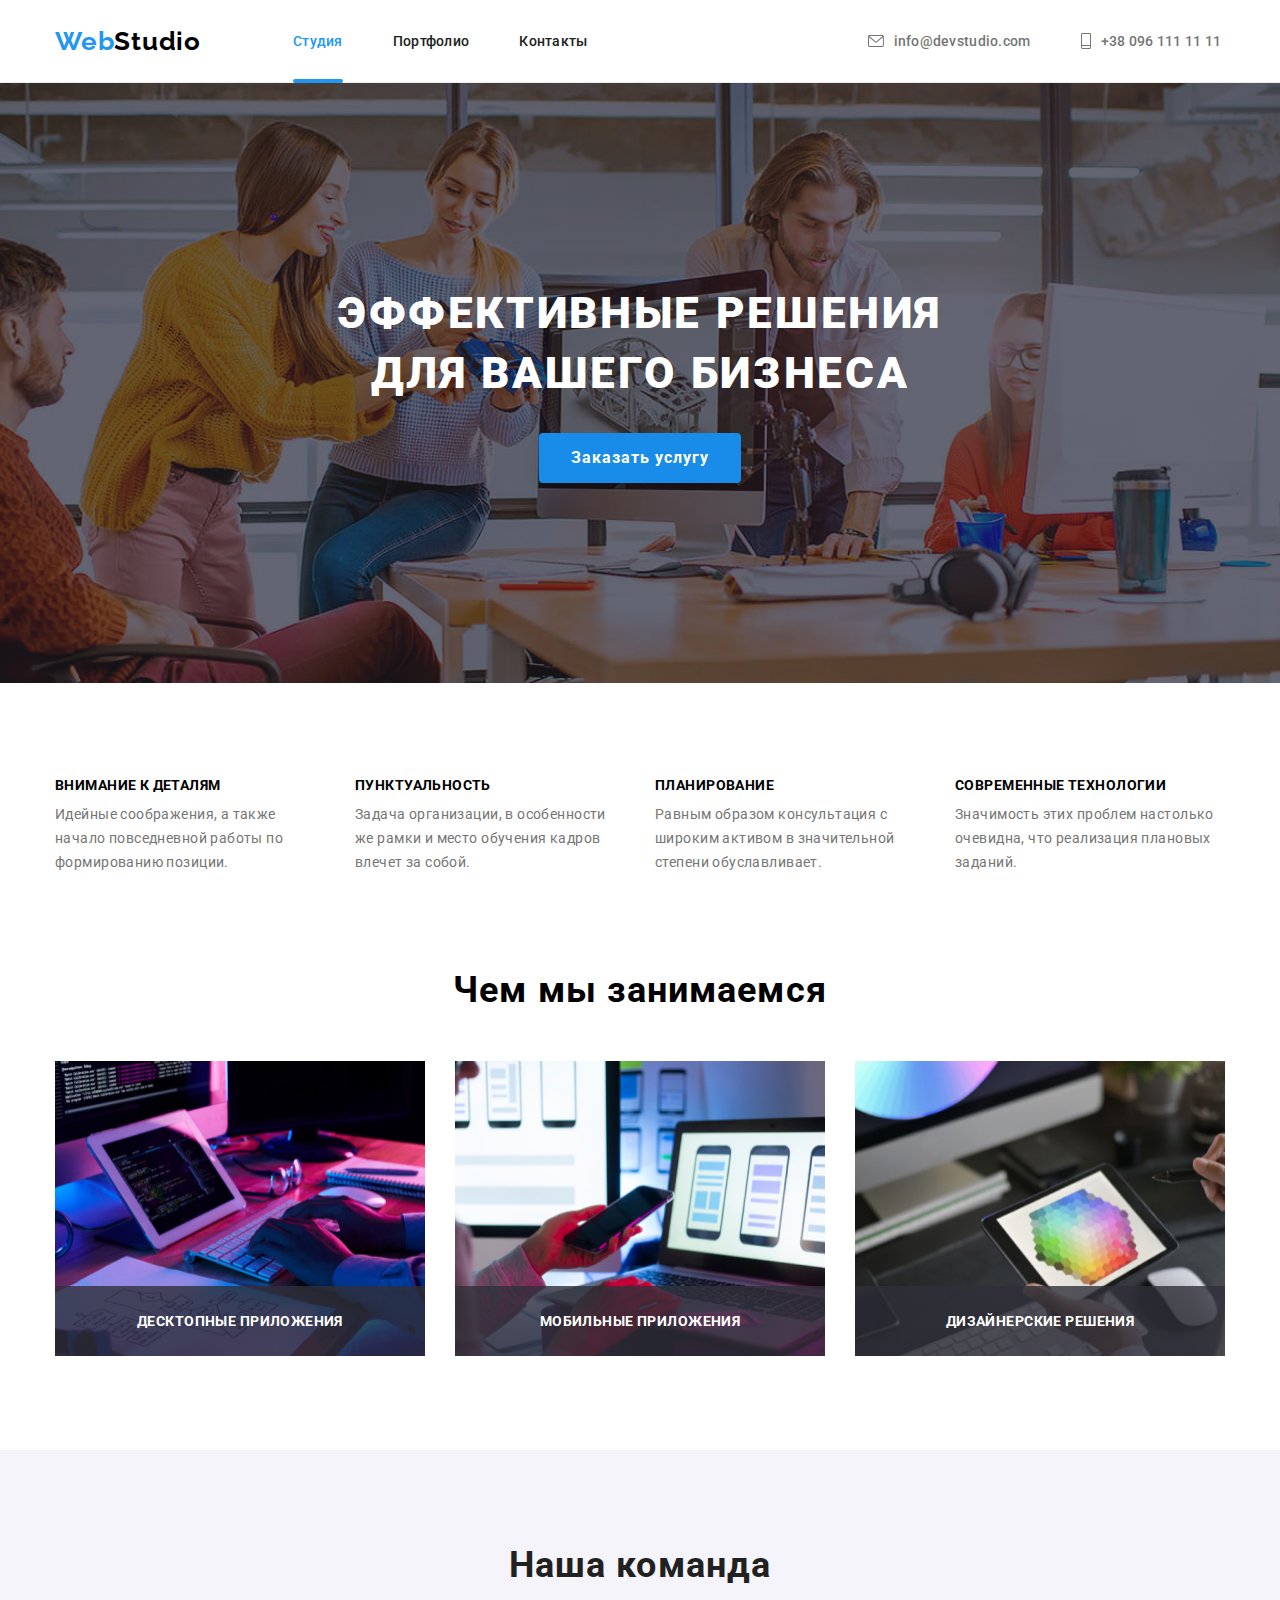
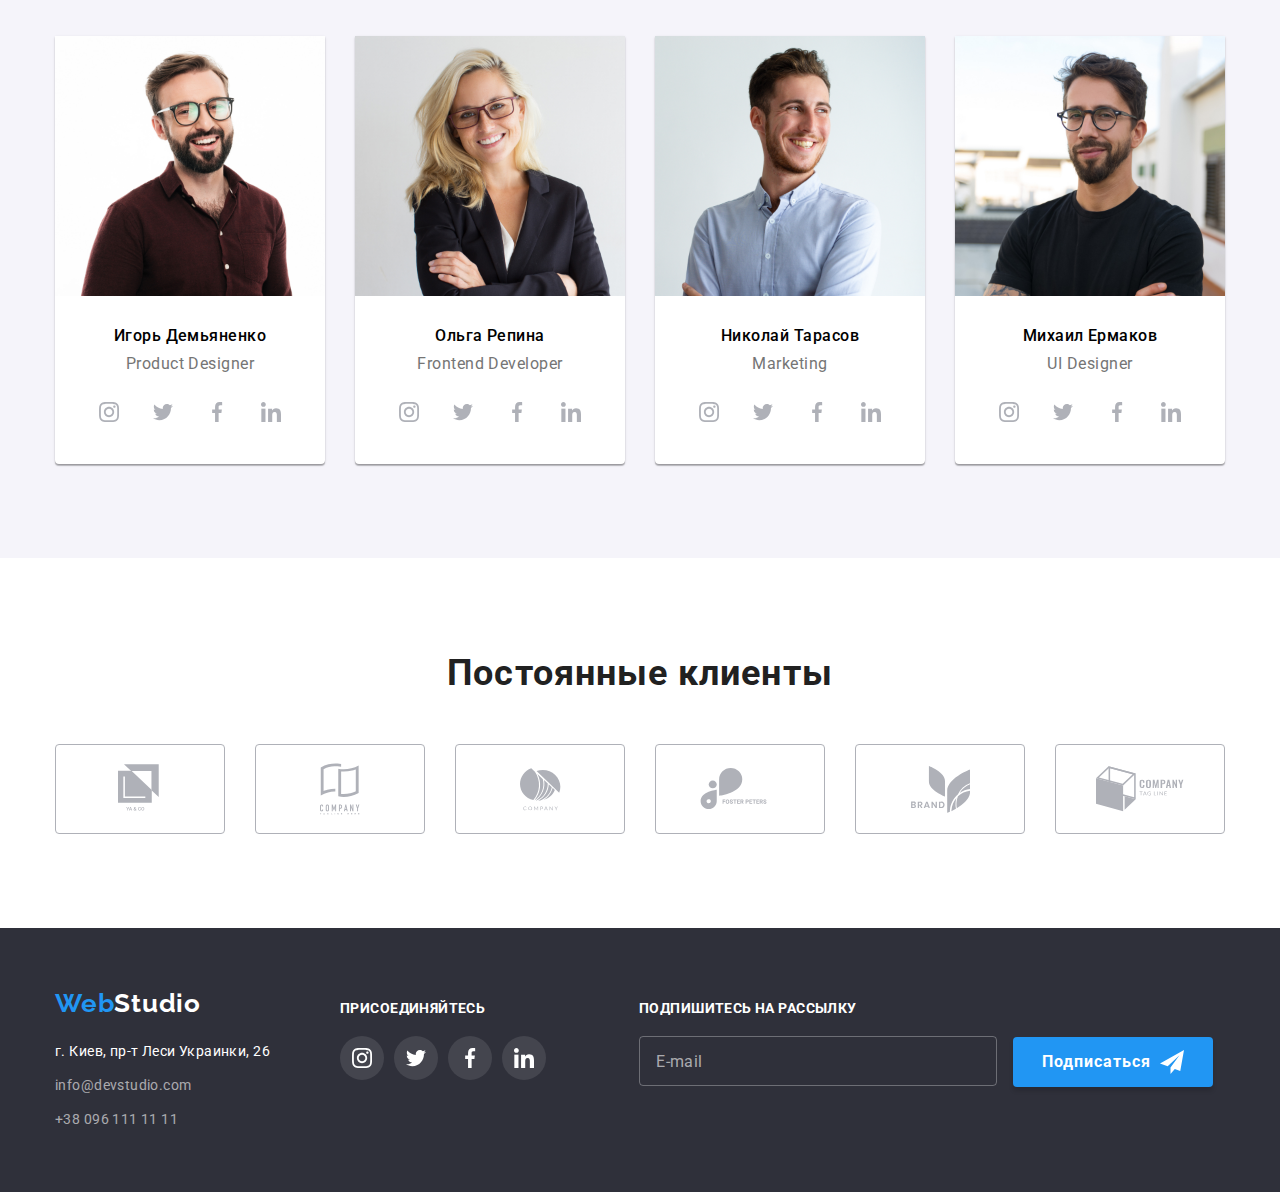
<file: index.html>
<!DOCTYPE html>
<html lang="ru">
  <head>
    <meta charset="UTF-8" />
    <meta name="viewport" content="width=device-width, initial-scale=1.0" />
    <title>WebStudio</title>
    <link rel="stylesheet" href="https://cdnjs.cloudflare.com/ajax/libs/modern-normalize/1.0.0/modern-normalize.css" />
    <link href="https://fonts.googleapis.com/css2?family=Raleway:wght@700&family=Roboto:wght@400;500;700;900&display=swap" rel="stylesheet" />
    <link rel="stylesheet" href="./css/main.min.css" />
  </head>

  <body>
    <!-- HEADER -->
    <header>
      <div class="container">
        <nav class="navigation">
          <a class="logo link" lang="en" href="./index.html"><span class="logo-one">Web</span><span class="logo-two">Studio</span></a>
          <ul class="navigation-list list">
            <li class="navigation-list-item">
              <a class="navigation-list-link now link" href="./index.html">Студия</a>
            </li>
            <li class="navigation-list-item">
              <a class="navigation-list-link link" href="./portfolio.html">Портфолио</a>
            </li>
            <li class="navigation-list-item">
              <a class="navigation-list-link link" href="">Контакты</a>
            </li>
          </ul>

          <address class="address">
            <ul class="address-list list">
              <li class="address-list-item">
                <a class="header-contact-link link" href="mailto:info@devstudio.com">
                  <svg class="icon" width="16" height="12">
                    <use href="./images/sprite.svg#icon-mail"></use>
                  </svg>
                  info@devstudio.com
                </a>
              </li>
              <li class="address-list-item">
                <a class="header-contact-link link" href="tel:+380961111111">
                  <svg class="icon" width="10" height="16">
                    <use href="./images/sprite.svg#icon-telephone"></use>
                  </svg>
                  +38 096 111 11 11</a
                >
              </li>
            </ul>
          </address>
        </nav>
      </div>
    </header>

    <main>
      <!-- HERO -->
      <section class="section hero">
        <div class="container hero-one">
          <h1 class="title">Эффективные решения для вашего бизнеса</h1>
          <button class="btn" type="button" data-modal-open>Заказать услугу</button>
        </div>
      </section>

      <section class="section">
        <div class="container">
          <ul class="quality-list">
            <li class="quality-list-item list antena">
              <h3 class="quality-list-main">Внимание к деталям</h3>
              <!--!-->
              <p class="quality-description">Идейные соображения, а также начало повседневной работы по формированию позиции.</p>
            </li>
            <li class="quality-list-item list clock">
              <h3 class="quality-list-main">Пунктуальность</h3>
              <p class="quality-description">Задача организации, в особенности же рамки и место обучения кадров влечет за собой.</p>
            </li>
            <li class="quality-list-item list diagram">
              <h3 class="quality-list-main">Планирование</h3>
              <p class="quality-description">Равным образом консультация с широким активом в значительной степени обуславливает.</p>
            </li>
            <li class="quality-list-item list astronaut">
              <h3 class="quality-list-main">Современные технологии</h3>
              <p class="quality-description">Значимость этих проблем настолько очевидна, что реализация плановых заданий.</p>
            </li>
          </ul>
        </div>
      </section>

      <section class="section-three">
        <div class="container hero-three">
          <h2 class="our-work">Чем мы занимаемся</h2>
          <ul class="work-list">
            <li class="work-list-item list">
              <img class="work-img" src="./images/box1.jpg" alt="печатает код" width="370" height="295" />
              <h3 class="work-we-do">Десктопные приложения</h3>
            </li>
            <li class="work-list-item list">
              <img class="work-img" src="./images/box2.jpg" alt="проверяет читабельность" width="370" height="295" />
              <h3 class="work-we-do">Мобильные приложения</h3>
            </li>
            <li class="work-list-item list">
              <img class="work-img" src="./images/box3.jpg" alt="подборка цветов" width="370" height="295" />
              <h3 class="work-we-do">Дизайнерские решения</h3>
            </li>
          </ul>
        </div>
      </section>

      <section class="section team">
        <div class="container">
          <h2 class="work">Наша команда</h2>
          <ul class="team-list">
            <li class="team-list-item list">
              <img class="team-people-img" src="./images/ИгорьДемьяненко.jpg" alt="Игорь Демьяненко" width="270" height="260" />
              <div class="our-team">
                <h3 class="team-people">Игорь Демьяненко</h3>
                <p class="team-people-job" lang="en">Product Designer</p>
                <ul class="social-list white list">
                  <li class="social-list-item">
                    <a class="social-list-link" href="https://instagram.com">
                      <svg class="social-list-svg">
                        <use href="./images/sprite.svg#icon-instagram"></use>
                      </svg>
                    </a>
                  </li>
                  <li class="social-list-item">
                    <a class="social-list-link" href="https://twitter.com">
                      <svg class="social-list-svg">
                        <use href="./images/sprite.svg#icon-twitter"></use>
                      </svg>
                    </a>
                  </li>
                  <li class="social-list-item">
                    <a class="social-list-link" href="https://facebook.com">
                      <svg class="social-list-svg">
                        <use href="./images/sprite.svg#icon-facebook"></use>
                      </svg>
                    </a>
                  </li>
                  <li class="social-list-item">
                    <a class="social-list-link" href="https://linkedin.com">
                      <svg class="social-list-svg">
                        <use href="./images/sprite.svg#icon-linkedin"></use>
                      </svg>
                    </a>
                  </li>
                </ul>
              </div>
            </li>
            <li class="team-list-item list">
              <img class="team-people-img" src="./images/ОльгаРепина.jpg" alt="Ольга Репина" width="270" height="260" />
              <div class="our-team">
                <h3 class="team-people">Ольга Репина</h3>
                <p class="team-people-job" lang="en">Frontend Developer</p>
                <ul class="social-list white list">
                  <li class="social-list-item">
                    <a class="social-list-link" href="https://instagram.com">
                      <svg class="social-list-svg">
                        <use href="./images/sprite.svg#icon-instagram"></use>
                      </svg>
                    </a>
                  </li>
                  <li class="social-list-item">
                    <a class="social-list-link" href="https://twitter.com">
                      <svg class="social-list-svg">
                        <use href="./images/sprite.svg#icon-twitter"></use>
                      </svg>
                    </a>
                  </li>
                  <li class="social-list-item">
                    <a class="social-list-link" href="https://facebook.com">
                      <svg class="social-list-svg">
                        <use href="./images/sprite.svg#icon-facebook"></use>
                      </svg>
                    </a>
                  </li>
                  <li class="social-list-item">
                    <a class="social-list-link" href="https://linkedin.com">
                      <svg class="social-list-svg">
                        <use href="./images/sprite.svg#icon-linkedin"></use>
                      </svg>
                    </a>
                  </li>
                </ul>
              </div>
            </li>
            <li class="team-list-item list">
              <img class="team-people-img" src="./images/НиколайТарасов.jpg" alt="Николай Тарасов" width="270" height="260" />
              <div class="our-team">
                <h3 class="team-people">Николай Тарасов</h3>
                <p class="team-people-job" lang="en">Marketing</p>
                <ul class="social-list white list">
                  <li class="social-list-item">
                    <a class="social-list-link" href="https://instagram.com">
                      <svg class="social-list-svg">
                        <use href="./images/sprite.svg#icon-instagram"></use>
                      </svg>
                    </a>
                  </li>
                  <li class="social-list-item">
                    <a class="social-list-link" href="https://twitter.com">
                      <svg class="social-list-svg">
                        <use href="./images/sprite.svg#icon-twitter"></use>
                      </svg>
                    </a>
                  </li>
                  <li class="social-list-item">
                    <a class="social-list-link" href="https://facebook.com">
                      <svg class="social-list-svg">
                        <use href="./images/sprite.svg#icon-facebook"></use>
                      </svg>
                    </a>
                  </li>
                  <li class="social-list-item">
                    <a class="social-list-link" href="https://linkedin.com">
                      <svg class="social-list-svg">
                        <use href="./images/sprite.svg#icon-linkedin"></use>
                      </svg>
                    </a>
                  </li>
                </ul>
              </div>
            </li>
            <li class="team-list-item list">
              <img class="team-people-img" src="./images/МихаилЕрмаков.jpg" alt="Михаил Ермаков" width="270" height="260" />
              <div class="our-team">
                <h3 class="team-people">Михаил Ермаков</h3>
                <p class="team-people-job" lang="en">UI Designer</p>
                <ul class="social-list white list">
                  <li class="social-list-item">
                    <a class="social-list-link" href="https://instagram.com">
                      <svg class="social-list-svg">
                        <use href="./images/sprite.svg#icon-instagram"></use>
                      </svg>
                    </a>
                  </li>
                  <li class="social-list-item">
                    <a class="social-list-link" href="https://twitter.com">
                      <svg class="social-list-svg">
                        <use href="./images/sprite.svg#icon-twitter"></use>
                      </svg>
                    </a>
                  </li>
                  <li class="social-list-item">
                    <a class="social-list-link" href="https://facebook.com">
                      <svg class="social-list-svg">
                        <use href="./images/sprite.svg#icon-facebook"></use>
                      </svg>
                    </a>
                  </li>
                  <li class="social-list-item">
                    <a class="social-list-link" href="https://linkedin.com">
                      <svg class="social-list-svg">
                        <use href="./images/sprite.svg#icon-linkedin"></use>
                      </svg>
                    </a>
                  </li>
                </ul>
              </div>
            </li>
          </ul>
        </div>
      </section>

      <section class="section">
        <div class="container">
          <h2 class="work">Постоянные клиенты</h2>
          <ul class="clients-list list">
            <li class="client-item">
              <a href="" class="client-link">
                <svg class="client-logo" width="45" height="50">
                  <use href="./images/sprite.svg#icon-logo1"></use>
                </svg>
              </a>
            </li>
            <li class="client-item">
              <a href="" class="client-link"
                ><svg class="client-logo" width="40" height="52">
                  <use href="./images/sprite.svg#icon-logo2"></use>
                </svg>
              </a>
            </li>
            <li class="client-item">
              <a href="" class="client-link">
                <svg class="client-logo" width="41" height="43">
                  <use href="./images/sprite.svg#icon-logo3"></use>
                </svg>
              </a>
            </li>
            <li class="client-item">
              <a href="" class="client-link">
                <svg class="client-logo" width="80" height="42">
                  <use href="./images/sprite.svg#icon-logo4"></use>
                </svg>
              </a>
            </li>
            <li class="client-item">
              <a href="" class="client-link">
                <svg class="client-logo" width="59" height="47">
                  <use href="./images/sprite.svg#icon-logo5"></use>
                </svg>
              </a>
            </li>
            <li class="client-item">
              <a href="" class="client-link">
                <svg class="client-logo" width="88" height="46">
                  <use href="./images/sprite.svg#icon-logo6"></use>
                </svg>
              </a>
            </li>
          </ul>
        </div>
      </section>
    </main>

    <!-- FOOTER -->
    <footer>
      <div class="container">
        <div class="footer-block">
          <div class="footer-contacts">
            <a class="logo link" lang="en" href="./index.html"><span class="logo-one">Web</span><span class="logo-three">Studio</span></a>
            <address class="footer-address">
              <ul class="footer-list">
                <li class="footer-list-item list">
                  <a class="footer-map-link link" href="https://goo.gl/maps/fJEr4ifTyqPo6AB57" target="_blank">г. Киев, пр-т Леси Украинки, 26</a>
                </li>
                <li class="footer-list-item list">
                  <a class="footer-mail-link link" href="mailto:info@devstudio.com">info@devstudio.com</a>
                </li>
                <li class="footer-list-item list">
                  <a class="footer-tel-link link" href="tel:+380961111111">+38 096 111 11 11</a>
                </li>
              </ul>
            </address>
          </div>
          <div class="join">
            <h3 class="footer-title">присоединяйтесь</h3>
            <ul class="social-links black list">
              <li>
                <a class="social-item" href="https://www.instagram.com">
                  <svg class="footer-svg">
                    <use href="./images/sprite.svg#icon-instagram"></use>
                  </svg>
                </a>
              </li>
              <li>
                <a class="social-item" href="https://twitter.com"
                  ><svg class="footer-svg">
                    <use href="./images/sprite.svg#icon-twitter"></use>
                  </svg>
                </a>
              </li>
              <li>
                <a class="social-item" href="https://www.facebook.com"
                  ><svg class="footer-svg">
                    <use href="./images/sprite.svg#icon-facebook"></use>
                  </svg>
                </a>
              </li>
              <li>
                <a class="social-item" href="https://www.linkedin.com"
                  ><svg class="footer-svg">
                    <use href="./images/sprite.svg#icon-linkedin"></use>
                  </svg>
                </a>
              </li>
            </ul>
          </div>

          <div class="subscribe">
            <h3 class="footer-title">Подпишитесь на рассылку</h3>

            <form action="#" class="footer-form">
              <div class="footer-form-item">
                <input type="email" name="email" placeholder="E-mail" class="footer-form-input" />
                <button type="submit" class="submit-btn">Подписаться</button>
              </div>
            </form>
          </div>
        </div>
      </div>
    </footer>

    <div class="backdrop is-hidden" data-modal>
      <div class="modal">
        <button type="button" class="close-btn" data-modal-close>
          <svg width="18" height="18">
            <use href="./images/sprite.svg#icon-close-black"></use>
          </svg>
        </button>
        <form action="#" class="modal-form">
          <h4 class="modal-form-title">Оставьте свои данные, мы вам перезвоним</h4>

          <label class="modal-form-label">
            <span class="modal-form-label-wrapper">
              Имя
              <input type="text" name="user-name" class="modal-form-input" required />
              <svg width="18" height="18" class="modal-form-svg">
                <use href="./images/sprite.svg#icon-name"></use>
              </svg>
            </span>
          </label>

          <label class="modal-form-label">
            <span class="modal-form-label-wrapper">
              Телефон
              <input type="tel" name="user-phone" class="modal-form-input" required />
              <svg width="19" height="19" class="modal-form-svg">
                <use href="./images/sprite.svg#icon-phone"></use>
              </svg>
            </span>
          </label>

          <label class="modal-form-label">
            <span class="modal-form-label-wrapper">
              Почта
              <input type="email" name="user-email" class="modal-form-input" required />
              <svg width="21" height="18" class="modal-form-svg">
                <use href="./images/sprite.svg#icon-email"></use>
              </svg>
            </span>
          </label>

          <label for="comments" class="modal-form-comments">Комментарий</label>
          <textarea name="user-message" id="comments" class="modal-form-message" placeholder="Введите текст"></textarea>

          <label class="check-policy">
            <input type="checkbox" name="toc" value="toc" class="checkbox-input" checked />
            <span class="check-policy-box"></span>
            <span class="check-policy-text">Соглашаюсь с рассылкой и принимаю&nbsp<a href="">Условия договора</a></span>
          </label>

          <button type="submit" class="modal-form-btn">Отправить</button>
        </form>
      </div>
    </div>
    <script src="./js/modal.js"></script>
  </body>
</html>

<div class="checkbox"></div>
</file>
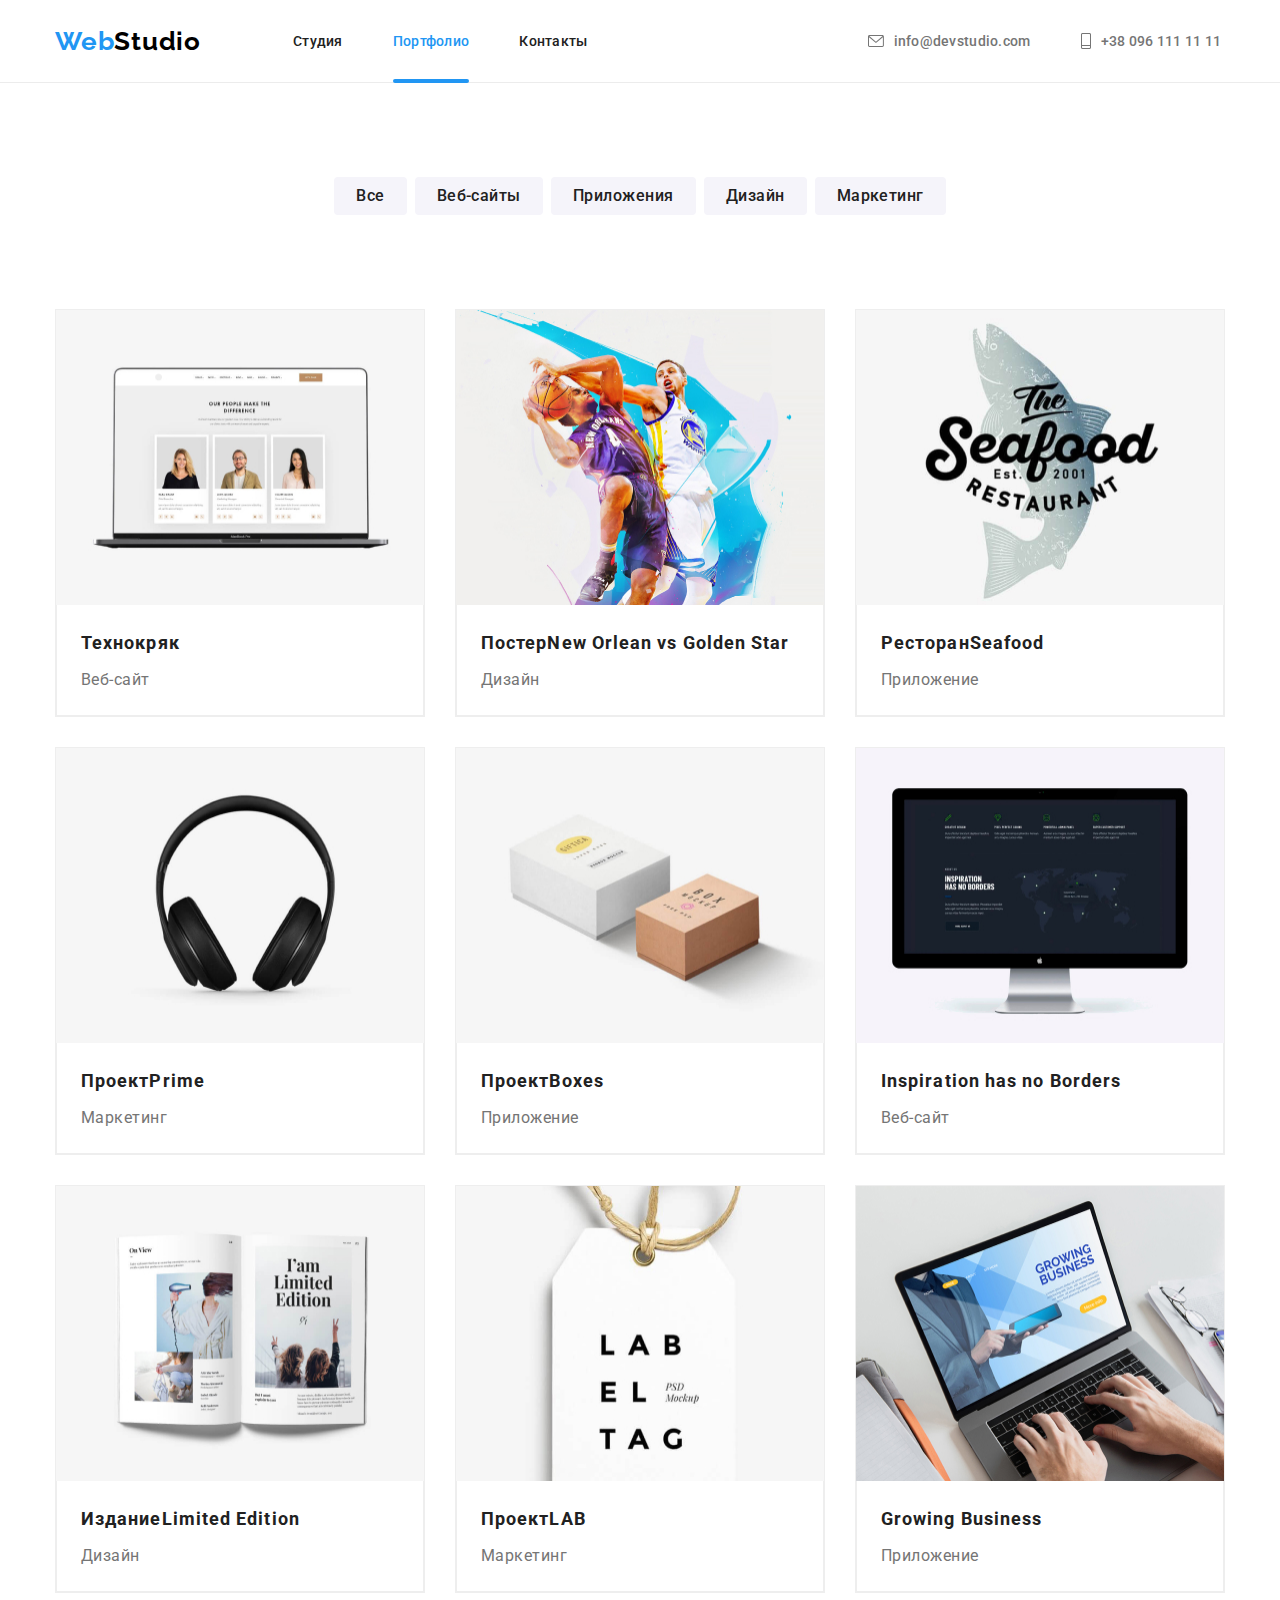
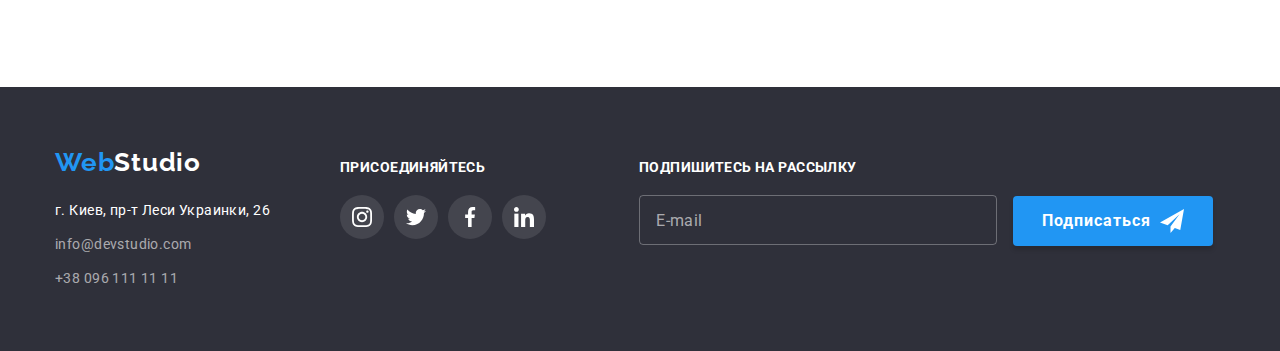
<file: portfolio.html>
<!DOCTYPE html>
<html lang="ru">
  <head>
    <meta charset="UTF-8" />
    <meta name="viewport" content="width=device-width, initial-scale=1.0" />
    <title>Portfolio</title>
    <link rel="stylesheet" href="https://cdnjs.cloudflare.com/ajax/libs/modern-normalize/1.0.0/modern-normalize.css" />
    <link href="https://fonts.googleapis.com/css2?family=Raleway:wght@700&family=Roboto:wght@400;500;700;900&display=swap" rel="stylesheet" />
    <link rel="stylesheet" href="./css/portfolio.min.css" />
  </head>

  <body>
    <!-- HEADER -->
    <header>
      <div class="container">
        <nav class="navigation">
          <a class="logo link" lang="en" href="./index.html"><span class="logo-one">Web</span><span class="logo-two">Studio</span></a>
          <ul class="navigation-list list">
            <li class="navigation-list-item">
              <a class="navigation-list-link link" href="./index.html">Студия</a>
            </li>
            <li class="navigation-list-item">
              <a class="navigation-list-link now link" href="./portfolio.html">Портфолио</a>
            </li>
            <li class="navigation-list-item">
              <a class="navigation-list-link link" href="">Контакты</a>
            </li>
          </ul>

          <address class="address">
            <ul class="address-list list">
              <li class="address-list-item">
                <a class="header-contact-link link" href="mailto:info@devstudio.com">
                  <svg class="icon" width="16" height="12">
                    <use href="./images/sprite.svg#icon-mail"></use>
                  </svg>
                  info@devstudio.com
                </a>
              </li>
              <li class="address-list-item">
                <a class="header-contact-link link" href="tel:+380961111111">
                  <svg class="icon" width="10" height="16">
                    <use href="./images/sprite.svg#icon-telephone"></use>
                  </svg>
                  +38 096 111 11 11</a
                >
              </li>
            </ul>
          </address>
        </nav>
      </div>
    </header>

    <main>
      <section class="choice">
        <div class="container">
          <ul class="choice-list list">
            <li class="choice-list-item">
              <button class="btn-port" type="button">Все</button>
            </li>
            <li class="choice-list-item">
              <button class="btn-port" type="button">Веб-сайты</button>
            </li>
            <li class="choice-list-item">
              <button class="btn-port" type="button">Приложения</button>
            </li>
            <li class="choice-list-item">
              <button class="btn-port" type="button">Дизайн</button>
            </li>
            <li class="choice-list-item">
              <button class="btn-port" type="button">Маркетинг</button>
            </li>
          </ul>
        </div>
      </section>

      <section class="section">
        <div class="container">
          <ul class="completed-list list">
            <li class="completed-list-item">
              <a class="completed-list-link link" href="">
                <div class="completed-thumb">
                  <img
                    class="completed-img"
                    src="./portfolio-img/1tekhnokryak.jpg"
                    alt="информация о сотрудниках в ноубуке"
                    width="370"
                    height="295"
                  />
                  <div class="overlay">
                    <p class="completed-description">
                      Технокряк это современная площадка распространения коронавируса. Компании используют эту платформу для цифрового шпионажа и атак
                      на защищённые сервера конкурентов.
                    </p>
                  </div>
                </div>
                <div class="completed-card">
                  <h1 class="completed-what">Технокряк</h1>
                  <p class="completed-kind">Веб-сайт</p>
                </div>
              </a>
            </li>
            <li class="completed-list-item">
              <a class="completed-list-link link" href="">
                <div class="completed-thumb">
                  <img class="completed-img" src="./portfolio-img/2NOvsGS.jpg" alt="постер игры в баскетбол" width="370" height="295" />
                  <div class="overlay">
                    <p class="completed-description">
                      Технокряк это современная площадка распространения коронавируса. Компании используют эту платформу для цифрового шпионажа и атак
                      на защищённые сервера конкурентов.
                    </p>
                  </div>
                </div>
                <div class="completed-card">
                  <h1 class="completed-what">Постер<span lang="en">New Orlean vs Golden Star</span></h1>
                  <p class="completed-kind">Дизайн</p>
                </div>
              </a>
            </li>
            <li class="completed-list-item">
              <a class="completed-list-link link" href="">
                <div class="completed-thumb">
                  <img class="completed-img" src="./portfolio-img/3seafood.jpg" alt="ресторан морской кухни" width="370" height="295" />
                  <div class="overlay">
                    <p class="completed-description">
                      Технокряк это современная площадка распространения коронавируса. Компании используют эту платформу для цифрового шпионажа и атак
                      на защищённые сервера конкурентов.
                    </p>
                  </div>
                </div>
                <div class="completed-card">
                  <h1 class="completed-what">Ресторан<span lang="en">Seafood</span></h1>
                  <p class="completed-kind">Приложение</p>
                </div>
              </a>
            </li>
            <li class="completed-list-item">
              <a class="completed-list-link link" href="">
                <div class="completed-thumb">
                  <img class="completed-img" src="./portfolio-img/4prime.jpg" alt="наушники" width="370" height="295" />
                  <div class="overlay">
                    <p class="completed-description">
                      Технокряк это современная площадка распространения коронавируса. Компании используют эту платформу для цифрового шпионажа и атак
                      на защищённые сервера конкурентов.
                    </p>
                  </div>
                </div>
                <div class="completed-card">
                  <h1 class="completed-what">Проект<span lang="en">Prime</span></h1>
                  <p class="completed-kind">Маркетинг</p>
                </div>
              </a>
            </li>
            <li class="completed-list-item">
              <a class="completed-list-link link" href="">
                <div class="completed-thumb">
                  <img class="completed-img" src="./portfolio-img/5boxes.jpg" alt="коробки" width="370" height="295" />
                  <div class="overlay">
                    <p class="completed-description">
                      Технокряк это современная площадка распространения коронавируса. Компании используют эту платформу для цифрового шпионажа и атак
                      на защищённые сервера конкурентов.
                    </p>
                  </div>
                </div>
                <div class="completed-card">
                  <h1 class="completed-what">Проект<span lang="en">Boxes</span></h1>
                  <p class="completed-kind">Приложение</p>
                </div>
              </a>
            </li>
            <li class="completed-list-item">
              <a class="completed-list-link link" href="">
                <div class="completed-thumb">
                  <img class="completed-img" src="./portfolio-img/6inspiration.jpg" alt="монитор" width="370" height="295" />
                  <div class="overlay">
                    <p class="completed-description">
                      Технокряк это современная площадка распространения коронавируса. Компании используют эту платформу для цифрового шпионажа и атак
                      на защищённые сервера конкурентов.
                    </p>
                  </div>
                </div>
                <div class="completed-card">
                  <h1 class="completed-what" lang="en">Inspiration has no Borders</h1>
                  <p class="completed-kind">Веб-сайт</p>
                </div>
              </a>
            </li>
            <li class="completed-list-item">
              <a class="completed-list-link link" href="">
                <div class="completed-thumb">
                  <img class="completed-img" src="./portfolio-img/7limited.jpg" alt="журнал" width="370" height="295" />
                  <div class="overlay">
                    <p class="completed-description">
                      Технокряк это современная площадка распространения коронавируса. Компании используют эту платформу для цифрового шпионажа и атак
                      на защищённые сервера конкурентов.
                    </p>
                  </div>
                </div>
                <div class="completed-card">
                  <h1 class="completed-what">Издание<span lang="en">Limited</span> Edition</h1>
                  <p class="completed-kind">Дизайн</p>
                </div>
              </a>
            </li>
            <li class="completed-list-item">
              <a class="completed-list-link link" href="">
                <div class="completed-thumb">
                  <img class="completed-img" src="./portfolio-img/8lab.jpg" alt="бирка" width="370" height="295" />
                  <div class="overlay">
                    <p class="completed-description">
                      Технокряк это современная площадка распространения коронавируса. Компании используют эту платформу для цифрового шпионажа и атак
                      на защищённые сервера конкурентов.
                    </p>
                  </div>
                </div>
                <div class="completed-card">
                  <h1 class="completed-what">Проект<span lang="en">LAB</span></h1>
                  <p class="completed-kind">Маркетинг</p>
                </div>
              </a>
            </li>
            <li class="completed-list-item">
              <a class="completed-list-link link" href="">
                <div class="completed-thumb">
                  <img class="completed-img" src="./portfolio-img/9growing.jpg" alt="печатает на ноутбуке" width="370" height="295" />
                  <div class="overlay">
                    <p class="completed-description">
                      Технокряк это современная площадка распространения коронавируса. Компании используют эту платформу для цифрового шпионажа и атак
                      на защищённые сервера конкурентов.
                    </p>
                  </div>
                </div>
                <div class="completed-card">
                  <h1 class="completed-what" lang="en">Growing Business</h1>
                  <p class="completed-kind">Приложение</p>
                </div>
              </a>
            </li>
          </ul>
        </div>
      </section>
    </main>

    <!-- FOOTER -->
    <footer>
      <div class="container">
        <div class="footer-block">
          <div class="footer-contacts">
            <a class="logo link" lang="en" href="./index.html"><span class="logo-one">Web</span><span class="logo-three">Studio</span></a>
            <address class="footer-address">
              <ul class="footer-list">
                <li class="footer-list-item list">
                  <a class="footer-map-link link" href="https://goo.gl/maps/fJEr4ifTyqPo6AB57" target="_blank">г. Киев, пр-т Леси Украинки, 26</a>
                </li>
                <li class="footer-list-item list">
                  <a class="footer-mail-link link" href="mailto:info@devstudio.com">info@devstudio.com</a>
                </li>
                <li class="footer-list-item list">
                  <a class="footer-tel-link link" href="tel:+380961111111">+38 096 111 11 11</a>
                </li>
              </ul>
            </address>
          </div>

          <div class="join">
            <h3 class="footer-title">присоединяйтесь</h3>
            <ul class="social-links black list">
              <li>
                <a class="social-item" href="https://www.instagram.com">
                  <svg class="footer-svg">
                    <use href="./images/sprite.svg#icon-instagram"></use>
                  </svg>
                </a>
              </li>
              <li>
                <a class="social-item" href="https://twitter.com"
                  ><svg class="footer-svg">
                    <use href="./images/sprite.svg#icon-twitter"></use>
                  </svg>
                </a>
              </li>
              <li>
                <a class="social-item" href="https://www.facebook.com"
                  ><svg class="footer-svg">
                    <use href="./images/sprite.svg#icon-facebook"></use>
                  </svg>
                </a>
              </li>
              <li>
                <a class="social-item" href="https://www.linkedin.com"
                  ><svg class="footer-svg">
                    <use href="./images/sprite.svg#icon-linkedin"></use>
                  </svg>
                </a>
              </li>
            </ul>
          </div>

          <div class="subscribe">
            <h3 class="footer-title">Подпишитесь на рассылку</h3>

            <form action="#" class="footer-form">
              <div class="footer-form-item">
                <input type="email" name="email" placeholder="E-mail" class="footer-form-input" />
                <button type="submit" class="submit-btn">Подписаться</button>
              </div>
            </form>
          </div>
        </div>
      </div>
    </footer>
  </body>
</html>
</file>
<file: css/main.min.css>
body{font-family:"Roboto", sans-serif;font-style:normal}.link{text-decoration:none}.list{list-style:none}img{display:block}p,ul,h1,h2,h3{margin:0;padding:0}*,*::before,*::after{box-sizing:border-box}.section{padding-top:94px;padding-bottom:94px}.section-three{padding-bottom:94px}.choice{padding-top:94px;padding-bottom:0px}.container{width:1200px;margin-left:auto;margin-right:auto;padding-left:15px;padding-right:15px}header .container{display:flex;align-items:center;background-color:#ffffff}.footer-block{display:flex}.hero-three{margin-top:0px;margin-bottom:0px}.title{max-width:700px;font-weight:900;font-size:44px;line-height:1.364;text-align:center;letter-spacing:0.06em;text-transform:uppercase;color:#ffffff}.footer-title{padding-top:12px;margin-bottom:20px;font-weight:700;font-size:14px;line-height:1.143;letter-spacing:0.03em;text-transform:uppercase;color:#ffffff}.modal-form-title{font-style:normal;font-weight:bold;font-size:20px;line-height:1.15;text-align:center;letter-spacing:0.03em;color:#212121;margin:0}.completed-what{margin-bottom:4px;font-weight:700;font-size:18px;line-height:2;letter-spacing:0.06em;color:#212121}.our-work{font-weight:700;font-size:36px;line-height:1.167;text-align:center;letter-spacing:0.03em;margin-bottom:50px}.work-we-do{position:absolute;bottom:0;padding-top:27px;padding-bottom:27px;width:370px;font-weight:700;font-size:14px;line-height:1.143;letter-spacing:0.03em;text-transform:uppercase;text-align:center;color:#fff;background-color:rgba(47,48,58,0.8)}.quality-list-main{margin-bottom:10px;font-weight:700;font-size:14px;line-height:1.143;letter-spacing:0.03em;text-transform:uppercase}.work{font-weight:700;font-size:36px;line-height:1.167;text-align:center;margin-bottom:50px;letter-spacing:0.03em;color:#212121}.social-list{display:flex;justify-content:space-between}.social-list-svg{width:20px;height:20px;fill:currentColor}.white{fill:#afb1b8;margin:16px 32px 0px 32px}.social-list-link{display:flex;justify-content:center;align-items:center;width:44px;height:44px;border-radius:50%;background-color:#fff;color:#afb1b8;transition-property:background-color, fill;transition-duration:250ms;transition-timing-function:cubic-bezier(0.4, 0, 0.2, 1)}.social-list-link:hover,.social-list-link:focus{background-color:#2196f3}.social-list-link:hover .social-list-svg,.social-list-link:focus .social-list-svg{fill:#ffffff}.black li:not(:last-child){margin-right:10px}.social-links{display:flex;width:206px;justify-content:space-between;margin-left:auto;margin-right:auto}.footer-svg{width:20px;height:20px;fill:#ffffff}.social-item{display:flex;align-items:center;justify-content:center;width:44px;height:44px;border-radius:50%;background:rgba(255,255,255,0.1);transition-property:background-color, fill;transition-duration:250ms;transition-timing-function:cubic-bezier(0.4, 0, 0.2, 1)}.social-item .black{fill:#fff;background-color:rgba(255,255,255,0.1)}.social-item:hover,.social-item:focus{background-color:#2196f3}.social-item:hover .footer-svg,.social-item:focus .footer-svg{fill:#ffffff}.social-item+.social-item{padding-right:10px}header{border-bottom:1px solid #ececec}header .navigation{display:flex;align-items:center}header .logo{margin-right:92px}header address{margin-left:auto}header address ul{display:flex}header address li:not(:last-child){margin-right:50px}.address-list{display:flex;margin-top:0;margin-bottom:0}.navigation-list-item{display:block;padding-top:32px;padding-bottom:32px}.navigation-list{display:flex}.navigation-list li:not(:last-child){margin-right:50px}.navigation-list-item{position:relative}.logo{font-weight:700;font-size:24px;line-height:1.25;color:#233348;text-decoration:none}.logo-one{font-family:Raleway, sans-serif;font-style:normal;font-weight:700;font-size:26px;line-height:1.192;letter-spacing:0.03em;color:#2196f3}.logo-two{font-family:Raleway, sans-serif;font-style:normal;font-weight:700;font-size:26px;line-height:1.192;letter-spacing:0.03em;color:#000000}.navigation-list-link{font-weight:500;font-size:14px;line-height:1.143;letter-spacing:0.02em;color:#212121;transition-property:color;transition-duration:250ms;transition-timing-function:cubic-bezier(0.4, 0, 0.2, 1)}.navigation-list-link:hover,.navigation-list-link:focus{color:#2196f3;fill:#2196f3}.navigation-list-link.now{color:#2196f3}.navigation-list-link.now::after{position:absolute;bottom:-1px;display:block;content:"";color:#2196f3;background-color:#2196f3;width:100%;height:4px;border-radius:2px}.header-contact-link{display:flex;align-items:center;font-weight:500;font-size:14px;line-height:1.143;letter-spacing:0.02em;color:#757575;fill:#757575;transition-property:color, fill;transition-duration:250ms;transition-timing-function:cubic-bezier(0.4, 0, 0.2, 1)}.header-contact-link:not(:last-child){margin-right:50px}.header-contact-link:hover,.header-contact-link:focus{color:#2196f3;fill:#2196f3}.icon{margin-right:10px}.address{font-style:normal;margin-left:280px}.hero{background-color:#2f303a;padding-top:0;padding-bottom:0;background-image:linear-gradient(rgba(47,48,58,0.4), rgba(47,48,58,0.4)),url(../images/Overlay.jpg);background-repeat:no-repeat;background-position:center;background-size:cover;height:600px;max-width:1600px;margin-right:auto;margin-left:auto}.hero-one{display:flex;height:600px;flex-direction:column;justify-content:center;align-items:center}.btn{font-weight:700;font-size:16px;line-height:1.875;display:inline-block;align-items:center;text-align:center;letter-spacing:0.06em;background:#188ce8;color:#ffffff;border-radius:4px;padding:10px 32px;min-width:200px;box-shadow:0px 4px 4px rgba(0,0,0,0.15);border:transparent;margin-top:30px}.backdrop{position:fixed;top:0;left:0;width:100%;height:100%;background-color:rgba(0,0,0,0.2);opacity:1;transition:opacity 500ms cubic-bezier(0.4, 0, 0.2, 1)}.is-hidden{opacity:0;visibility:hidden;pointer-events:none}.modal{position:absolute;top:50%;left:50%;transform:translate(-50%, -50%);width:528px;height:581px;padding:40px;background-color:#fff;box-shadow:0px 1px 3px rgba(0,0,0,0.12),0px 1px 1px rgba(0,0,0,0.14),0px 2px 1px rgba(0,0,0,0.2);border-radius:4px;transition:transform 250ms cubic-bezier(0.4, 0, 0.2, 1)}.close-btn{position:absolute;display:flex;justify-content:center;align-items:center;top:8px;right:8px;width:30px;height:30px;background:#ffffff;border:1px solid rgba(0,0,0,0.1);box-sizing:border-box;border-radius:50%}.close-btn:hover,.close-btn:focus{fill:#2196f3;transition:fill 250ms cubic-bezier(0.4, 0, 0.2, 1);cursor:pointer}.modal-form{display:flex;flex-direction:column}.modal-form-label{display:block;font-size:12px;line-height:1.67;letter-spacing:0.01em;color:#757575;transition:fill 250ms cubic-bezier(0.4, 0, 0.2, 1)}.modal-form-label-wrapper{display:block;position:relative;margin-top:10px}.modal-form-input{display:block;width:100%;height:40px;border:1px solid rgba(33,33,33,0.2);border-radius:4px;padding-left:42px;margin-top:4px;box-sizing:border-box;font-family:inherit;font-style:normal;font-weight:400;font-size:14px;line-height:1.143;letter-spacing:0.01em}.modal-form-comments{display:block;font-size:12px;line-height:1.67;letter-spacing:0.01em;color:#757575;margin-top:10px;margin-bottom:4px;transition:fill 250ms cubic-bezier(0.4, 0, 0.2, 1)}.modal-form-svg{position:absolute;top:71%;left:12px;transform:translateY(-50%)}.modal-form-input:focus+.modal-form-svg{fill:#2196f3}.modal-form-input{display:block;width:100%;height:40px;border:1px solid rgba(33,33,33,0.2);border-radius:4px;padding-left:42px;margin-top:4px;box-sizing:border-box;font-family:inherit;font-style:normal;font-weight:400;font-size:14px;line-height:1.143;letter-spacing:0.01em}.modal-form-input:focus{outline:none;border:1px solid #2196f3}.modal-form-message{height:120px;border:1px solid rgba(33,33,33,0.2);box-sizing:border-box;border-radius:4px;resize:none;font-family:inherit;font-style:normal;font-weight:400;font-size:14px;line-height:1.143;letter-spacing:0.01em;margin-bottom:20px}.modal-form-message:focus{outline:none;border:1px solid #2196f3}textarea.modal-form-message{height:120px;resize:none;margin-bottom:10px;padding:12px 16px}.checkbox-input{appearance:none;-webkit-appearance:none;-moz-appearance:none}.check-policy{display:flex;justify-content:space-around;align-items:center;font-weight:400;font-size:14px;line-height:1.71;letter-spacing:0.03em;color:#757575}.check-policy a{color:#2196f3;text-decoration:underline;text-decoration-skip-ink:none}.check-policy-box{display:inline-flex;width:1em;height:1em;background-image:url(../images/icon-check.svg);fill:#212121;background-size:contain;background-repeat:no-repeat;cursor:pointer}.checkbox-input:checked+.check-policy-box{background-image:url(../images/Vector.svg);background-size:contain;cursor:pointer;background-repeat:no-repeat}.checkbox-input:focus+.check-policy-box{box-sizing:content-box;border:1px solid #2196f3;border-radius:4px}.check-policy-text{display:inline-flex}.modal-form-btn{display:flex;justify-content:center;align-items:center;margin:20px auto 0px auto;width:200px;height:50px;font-weight:700;font-size:16px;line-height:1.87;letter-spacing:0.06em;color:#ffffff;background-color:#188ce8;border:transparent;box-shadow:0px 4px 4px rgba(0,0,0,0.15);border-radius:4px;cursor:pointer}.footer-form-input{width:358px;height:50px;padding-left:16px;margin-right:12px;color:#ffffff;background-color:transparent;border:1px solid rgba(255,255,255,0.3);box-sizing:border-box;border-radius:4px}.footer-form-input::placeholder{justify-content:center;font-weight:400;font-size:16px;line-height:1.25;align-items:center;letter-spacing:0.03em;color:rgba(255,255,255,0.6)}.footer-form-input:focus{border:1px solid #2196f3}.submit-btn{display:inline-flex;justify-content:center;align-items:center;width:200px;height:50px;background:#2196f3;border:transparent;box-shadow:0px 4px 4px rgba(0,0,0,0.15);border-radius:4px;font-weight:700;font-size:16px;line-height:1.87;align-items:center;text-align:center;letter-spacing:0.06em;color:#ffffff;cursor:pointer}.submit-btn::after{content:"";margin-left:9px;width:24px;height:24px;background-image:url(../images/icon-send.svg);background-repeat:no-repeat;background-position:center}.quality-list{display:flex;justify-content:space-between}.quality-list-item{width:270px}.quality-list-item-item::before{display:block;content:"";width:270px;height:120px;background-color:#f5f4fa;background-repeat:no-repeat;background-position:center;border-radius:4px;margin-bottom:30px}.antena::before{background-image:url(../images/antenna.svg)}.clock::before{background-image:url(../images/clock.svg)}.diagram::before{background-image:url(../images/diagram.svg)}.astronaut::before{background-image:url(../images/astronaut.svg)}.quality-description{font-weight:400;font-size:14px;line-height:1.714;letter-spacing:0.03em;color:#757575}.work-list{display:flex;justify-content:space-between}.work-list-item{position:relative}.work-list-item{display:inline-block}.section.team{background-color:#f5f4fa}.team-list{display:flex;justify-content:space-between}.team-list-item{width:270px;background:#ffffff;box-shadow:0px 1px 3px rgba(0,0,0,0.12),0px 1px 1px rgba(0,0,0,0.14),0px 2px 1px rgba(0,0,0,0.2);border-radius:0px 0px 4px 4px}.our-team{margin:30px 0}.team-people{margin-bottom:10px;font-weight:500;font-size:16px;line-height:1.187;text-align:center;letter-spacing:0.03em}.team-people-job{font-weight:400;font-size:16px;line-height:1.186;text-align:center;letter-spacing:0.03em;color:#757575;margin-bottom:15px}.team-people-img{border-top:0px;margin-top:0px}.clients-list{display:flex;justify-content:space-between}.client-link{display:inline-flex;align-items:center;justify-content:center;width:170px;height:90px;border:1px solid #afb1b8;border-radius:4px;fill:#afb1b8;transition-property:background-color, fill;transition-duration:250ms;transition-timing-function:cubic-bezier(0.4, 0, 0.2, 1)}.client-link:hover,.client-link:focus{fill:#2196f3;border:1px solid #2196f3}footer{background-color:#2f303a;padding-top:60px;padding-bottom:60px}footer address{margin-top:20px}footer address li:not(:last-child){margin-bottom:9px}.footer-contacts{margin-right:70px}.join{padding-right:93px}.logo-one{font-family:Raleway, sans-serif;font-style:normal;font-weight:700;font-size:26px;line-height:1.192;letter-spacing:0.03em;color:#2196f3}.logo-three{font-family:Raleway, sans-serif;font-style:normal;font-weight:700;font-size:26px;line-height:1.192;letter-spacing:0.03em;color:#ffffff}.footer-map-link{font-weight:400;font-size:14px;line-height:1.714;letter-spacing:0.03em;color:#ffffff}.footer-mail-link,.footer-tel-link{font-weight:400;font-size:14px;line-height:1.714;letter-spacing:0.03em;color:rgba(255,255,255,0.6)}.footer-address{font-family:"Roboto", sans-serif;font-style:normal;font-weight:400;font-size:14px;line-height:24px;letter-spacing:0.03em;color:#ffffff}.footer-list-item:hover,.footer-list-item:focus,.footer-map-link:hover,.footer-map-link:focus,.footer-mail-link:hover,.footer-mail-link:focus,.footer-tel-link:hover,.footer-tel-link:focus{color:#ffffff}
/*# sourceMappingURL=main.min.css.map */
</file>
<file: css/portfolio.min.css>
body{font-family:"Roboto", sans-serif;font-style:normal}.link{text-decoration:none}.list{list-style:none}img{display:block}p,ul,h1,h2,h3{margin:0;padding:0}*,*::before,*::after{box-sizing:border-box}.section{padding-top:94px;padding-bottom:94px}.section-three{padding-bottom:94px}.choice{padding-top:94px;padding-bottom:0px}.container{width:1200px;margin-left:auto;margin-right:auto;padding-left:15px;padding-right:15px}header .container{display:flex;align-items:center;background-color:#ffffff}.footer-block{display:flex}.hero-three{margin-top:0px;margin-bottom:0px}.choice-list{display:flex;justify-content:center}.choice-list-item+.choice-list-item{margin-left:8px}.btn-port{padding:6px 22px;border-radius:4px;font-weight:500;font-size:16px;line-height:1.625;text-align:center;letter-spacing:0.03em;border:transparent;color:#212121;background-color:#f5f4fa;transition-property:color, background-color, box-shadow;transition-duration:250ms;transition-timing-function:cubic-bezier(0.4, 0, 0.2, 1)}.btn-port:hover,.btn-port:focus{cursor:pointer;color:#ffffff;background:#188ce8;box-shadow:0px 3px 1px rgba(0,0,0,0.1),0px 1px 2px rgba(0,0,0,0.08),0px 2px 2px rgba(0,0,0,0.12)}.title{max-width:700px;font-weight:900;font-size:44px;line-height:1.364;text-align:center;letter-spacing:0.06em;text-transform:uppercase;color:#ffffff}.footer-title{padding-top:12px;margin-bottom:20px;font-weight:700;font-size:14px;line-height:1.143;letter-spacing:0.03em;text-transform:uppercase;color:#ffffff}.modal-form-title{font-style:normal;font-weight:bold;font-size:20px;line-height:1.15;text-align:center;letter-spacing:0.03em;color:#212121;margin:0}.completed-what{margin-bottom:4px;font-weight:700;font-size:18px;line-height:2;letter-spacing:0.06em;color:#212121}.our-work{font-weight:700;font-size:36px;line-height:1.167;text-align:center;letter-spacing:0.03em;margin-bottom:50px}.work-we-do{position:absolute;bottom:0;padding-top:27px;padding-bottom:27px;width:370px;font-weight:700;font-size:14px;line-height:1.143;letter-spacing:0.03em;text-transform:uppercase;text-align:center;color:#fff;background-color:rgba(47,48,58,0.8)}.quality-list-main{margin-bottom:10px;font-weight:700;font-size:14px;line-height:1.143;letter-spacing:0.03em;text-transform:uppercase}.work{font-weight:700;font-size:36px;line-height:1.167;text-align:center;margin-bottom:50px;letter-spacing:0.03em;color:#212121}.social-list{display:flex;justify-content:space-between}.social-list-svg{width:20px;height:20px;fill:currentColor}.white{fill:#afb1b8;margin:16px 32px 0px 32px}.social-list-link{display:flex;justify-content:center;align-items:center;width:44px;height:44px;border-radius:50%;background-color:#fff;color:#afb1b8;transition-property:background-color, fill;transition-duration:250ms;transition-timing-function:cubic-bezier(0.4, 0, 0.2, 1)}.social-list-link:hover,.social-list-link:focus{background-color:#2196f3}.social-list-link:hover .social-list-svg,.social-list-link:focus .social-list-svg{fill:#ffffff}.black li:not(:last-child){margin-right:10px}.social-links{display:flex;width:206px;justify-content:space-between;margin-left:auto;margin-right:auto}.footer-svg{width:20px;height:20px;fill:#ffffff}.social-item{display:flex;align-items:center;justify-content:center;width:44px;height:44px;border-radius:50%;background:rgba(255,255,255,0.1);transition-property:background-color, fill;transition-duration:250ms;transition-timing-function:cubic-bezier(0.4, 0, 0.2, 1)}.social-item .black{fill:#fff;background-color:rgba(255,255,255,0.1)}.social-item:hover,.social-item:focus{background-color:#2196f3}.social-item:hover .footer-svg,.social-item:focus .footer-svg{fill:#ffffff}.social-item+.social-item{padding-right:10px}.footer-form-input{width:358px;height:50px;padding-left:16px;margin-right:12px;color:#ffffff;background-color:transparent;border:1px solid rgba(255,255,255,0.3);box-sizing:border-box;border-radius:4px}.footer-form-input::placeholder{justify-content:center;font-weight:400;font-size:16px;line-height:1.25;align-items:center;letter-spacing:0.03em;color:rgba(255,255,255,0.6)}.footer-form-input:focus{border:1px solid #2196f3}.submit-btn{display:inline-flex;justify-content:center;align-items:center;width:200px;height:50px;background:#2196f3;border:transparent;box-shadow:0px 4px 4px rgba(0,0,0,0.15);border-radius:4px;font-weight:700;font-size:16px;line-height:1.87;align-items:center;text-align:center;letter-spacing:0.06em;color:#ffffff;cursor:pointer}.submit-btn::after{content:"";margin-left:9px;width:24px;height:24px;background-image:url(../images/icon-send.svg);background-repeat:no-repeat;background-position:center}header{border-bottom:1px solid #ececec}header .navigation{display:flex;align-items:center}header .logo{margin-right:92px}header address{margin-left:auto}header address ul{display:flex}header address li:not(:last-child){margin-right:50px}.address-list{display:flex;margin-top:0;margin-bottom:0}.navigation-list-item{display:block;padding-top:32px;padding-bottom:32px}.navigation-list{display:flex}.navigation-list li:not(:last-child){margin-right:50px}.navigation-list-item{position:relative}.logo{font-weight:700;font-size:24px;line-height:1.25;color:#233348;text-decoration:none}.logo-one{font-family:Raleway, sans-serif;font-style:normal;font-weight:700;font-size:26px;line-height:1.192;letter-spacing:0.03em;color:#2196f3}.logo-two{font-family:Raleway, sans-serif;font-style:normal;font-weight:700;font-size:26px;line-height:1.192;letter-spacing:0.03em;color:#000000}.navigation-list-link{font-weight:500;font-size:14px;line-height:1.143;letter-spacing:0.02em;color:#212121;transition-property:color;transition-duration:250ms;transition-timing-function:cubic-bezier(0.4, 0, 0.2, 1)}.navigation-list-link:hover,.navigation-list-link:focus{color:#2196f3;fill:#2196f3}.navigation-list-link.now{color:#2196f3}.navigation-list-link.now::after{position:absolute;bottom:-1px;display:block;content:"";color:#2196f3;background-color:#2196f3;width:100%;height:4px;border-radius:2px}.header-contact-link{display:flex;align-items:center;font-weight:500;font-size:14px;line-height:1.143;letter-spacing:0.02em;color:#757575;fill:#757575;transition-property:color, fill;transition-duration:250ms;transition-timing-function:cubic-bezier(0.4, 0, 0.2, 1)}.header-contact-link:not(:last-child){margin-right:50px}.header-contact-link:hover,.header-contact-link:focus{color:#2196f3;fill:#2196f3}.icon{margin-right:10px}.address{font-style:normal;margin-left:280px}.completed-list{display:flex;flex-wrap:wrap}.completed-list-item{width:370px;background:#ffffff;border:1px solid #eeeeee;cursor:pointer;position:relative}.completed-list-item:not(:nth-child(3n)){margin-right:30px}.completed-list-item:not(:nth-child(n+7)){margin-bottom:30px}.completed-list-item:hover,.completed-list-item:focus{box-shadow:0px 1px 1px rgba(0,0,0,0.12),0px 4px 4px rgba(0,0,0,0.06),1px 4px 6px rgba(0,0,0,0.16)}.completed-card{padding:20px 24px;border:1px solid #eeeeee;border-top:none}.completed-kind{font-weight:400;font-size:16px;line-height:1.875;letter-spacing:0.03em;color:#757575}.completed-thumb{position:relative;overflow:hidden}.overlay{position:absolute;top:100%;width:100%;height:100%;display:flex;align-items:center;background-color:rgba(33,150,243,0.9);visibility:hidden;pointer-events:none;transform:translateY(0);transition:transform 250ms cubic-bezier(0.4, 0, 0.2, 1),visibility 250ms cubic-bezier(0.4, 0, 0.2, 1)}.completed-list-link:hover .overlay,.completed-list-link:focus .overlay{transform:translateY(-100%);visibility:visible;pointer-events:auto}.completed-description{margin:63px 24px;font-size:18px;line-height:1.56;letter-spacing:0.03em;color:#ffffff}footer{background-color:#2f303a;padding-top:60px;padding-bottom:60px}footer address{margin-top:20px}footer address li:not(:last-child){margin-bottom:9px}.footer-contacts{margin-right:70px}.join{padding-right:93px}.logo-one{font-family:Raleway, sans-serif;font-style:normal;font-weight:700;font-size:26px;line-height:1.192;letter-spacing:0.03em;color:#2196f3}.logo-three{font-family:Raleway, sans-serif;font-style:normal;font-weight:700;font-size:26px;line-height:1.192;letter-spacing:0.03em;color:#ffffff}.footer-map-link{font-weight:400;font-size:14px;line-height:1.714;letter-spacing:0.03em;color:#ffffff}.footer-mail-link,.footer-tel-link{font-weight:400;font-size:14px;line-height:1.714;letter-spacing:0.03em;color:rgba(255,255,255,0.6)}.footer-address{font-family:"Roboto", sans-serif;font-style:normal;font-weight:400;font-size:14px;line-height:24px;letter-spacing:0.03em;color:#ffffff}.footer-list-item:hover,.footer-list-item:focus,.footer-map-link:hover,.footer-map-link:focus,.footer-mail-link:hover,.footer-mail-link:focus,.footer-tel-link:hover,.footer-tel-link:focus{color:#ffffff}
/*# sourceMappingURL=portfolio.min.css.map */
</file>
